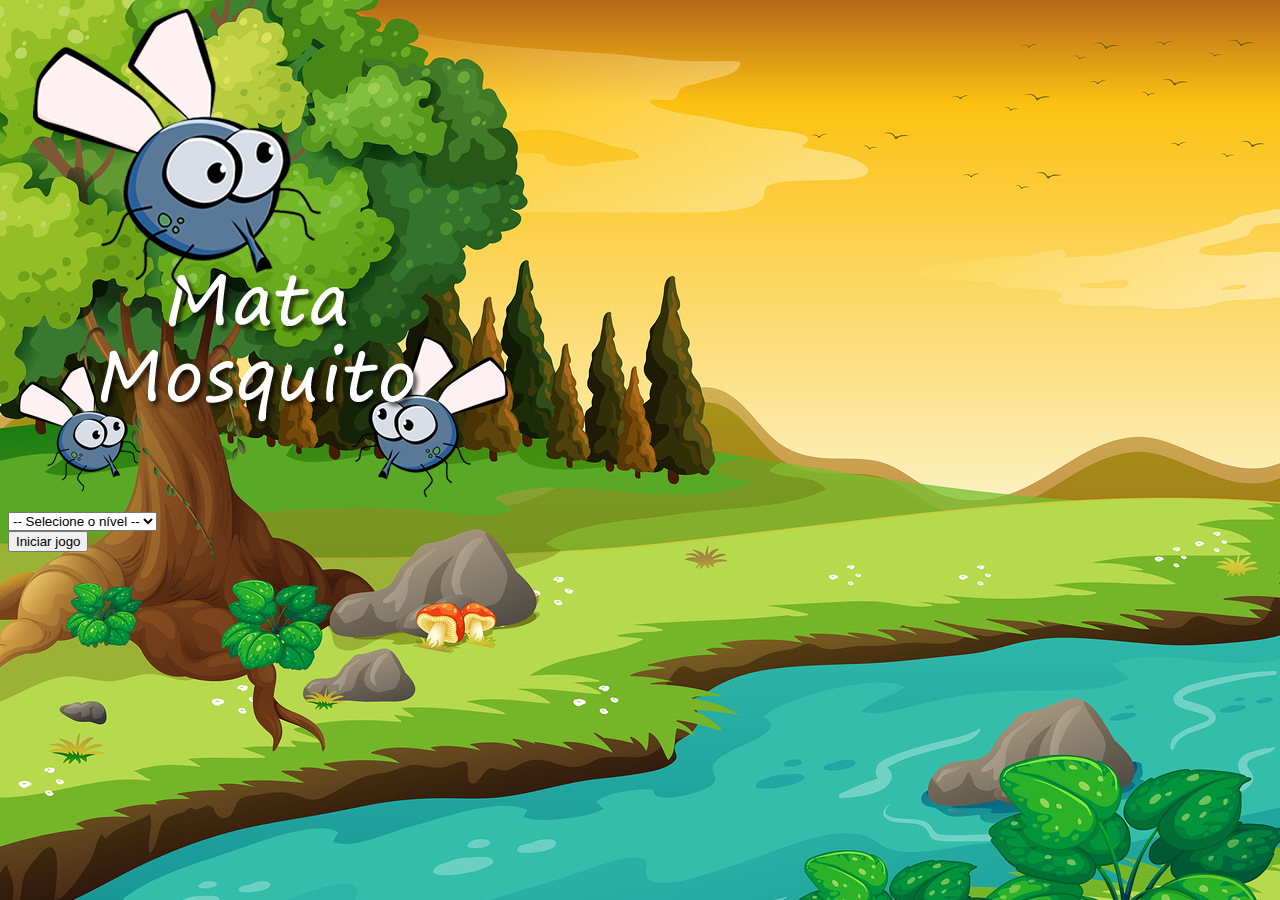
<file: jogo-mata-mosquito/index.html>
<!DOCTYPE html>
<html>
	<head>

		<title>l</title>

		<meta charset="utf-8">
		<link href="https://cdn.jsdelivr.net/npm/bootstrap@5.0.0-beta1/dist/css/bootstrap.min.css" rel="stylesheet" integrity="sha384-giJF6kkoqNQ00vy+HMDP7azOuL0xtbfIcaT9wjKHr8RbDVddVHyTfAAsrekwKmP1" crossorigin="anonymous">

		<link rel="stylesheet" type="text/css" href="style.css">

		<script>
			function iniciarJogo() {
				var nivel = document.getElementById('nivel').value

				if(nivel === '') {
					alert('Selecione um nível para iniciar o jogo')
					return false
				}

				window.location.href = "app.html?" + nivel
			}
		</script>
	</head>
	<body>

		<div class="container">
			<div class="row"> 
				<div class="col">
					<div class="d-flex justify-content-center">
						<img src="imagens/game.png">
					</div>
				</div>
			</div>

			<div class="row"> 
				<div class="col">
					<div class="d-flex justify-content-center">
						<div class="mb-2">
							<select class="form-control" id="nivel">
								<option value="">-- Selecione o nível --</option>
								<option value="normal">Normal</option>
								<option value="dificil">Difícil</option>
								<option value="chucknorris">Chuck Norris</option>
							</select>
						</div>
					</div>
				</div>
			</div>

			<div class="row"> 
				<div class="col">
					<div class="d-flex justify-content-center">
						<button type="button" class="btn btn-danger btn-lg" onclick="iniciarJogo()">Iniciar jogo</button>
					</div>
				</div>
			</div>
		</div>

	</body>
</html>
</file>
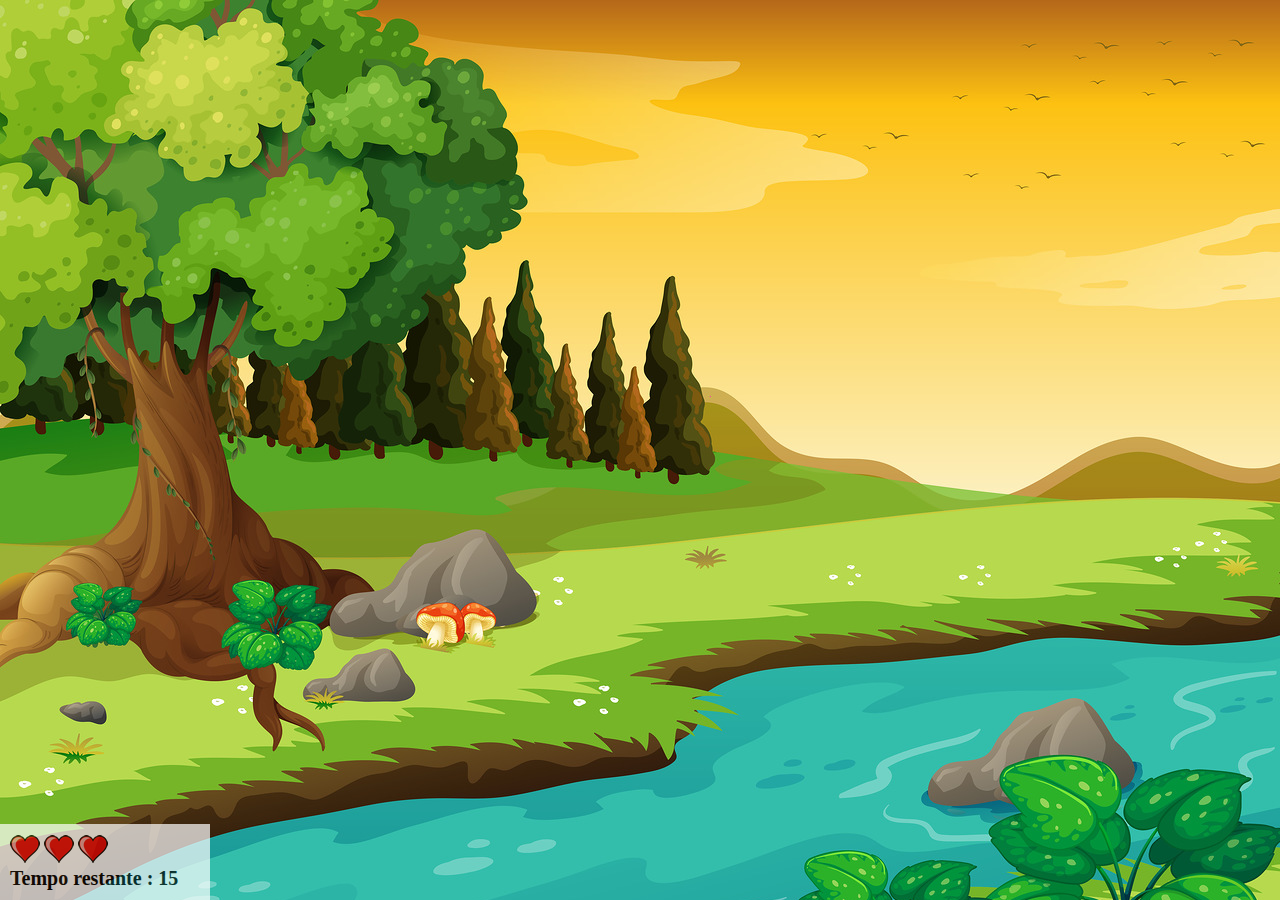
<file: jogo-mata-mosquito/app.html>
<!DOCTYPE html>
<html>
	<head>
		<title>Jogo - Mata Mosquitos</title>
		<meta charset="utf-8">
		<script src="jogo.js"></script>
		<link rel="stylesheet" type="text/css" href="style.css">
	</head>
	<body onresize="ajustaTamanhoPalcoJogo()">

		<div class="painel">
			<div class="vidas">
				<img id="v1" src="imagens/coracao_cheio.png">
				<img id="v2" src="imagens/coracao_cheio.png">
				<img id="v3" src="imagens/coracao_cheio.png">
			</div>
			<div class="cronometro">
				Tempo restante : <span id="cronometro"></span>
			</div>
		</div>




		<script>

			document.getElementById('cronometro').innerHTML = tempo



			var criaMosca = setInterval(function() {
				posicaoRandomica()
			}, criaMoscaTempo)
		</script>

	</body>
</html>
</file>
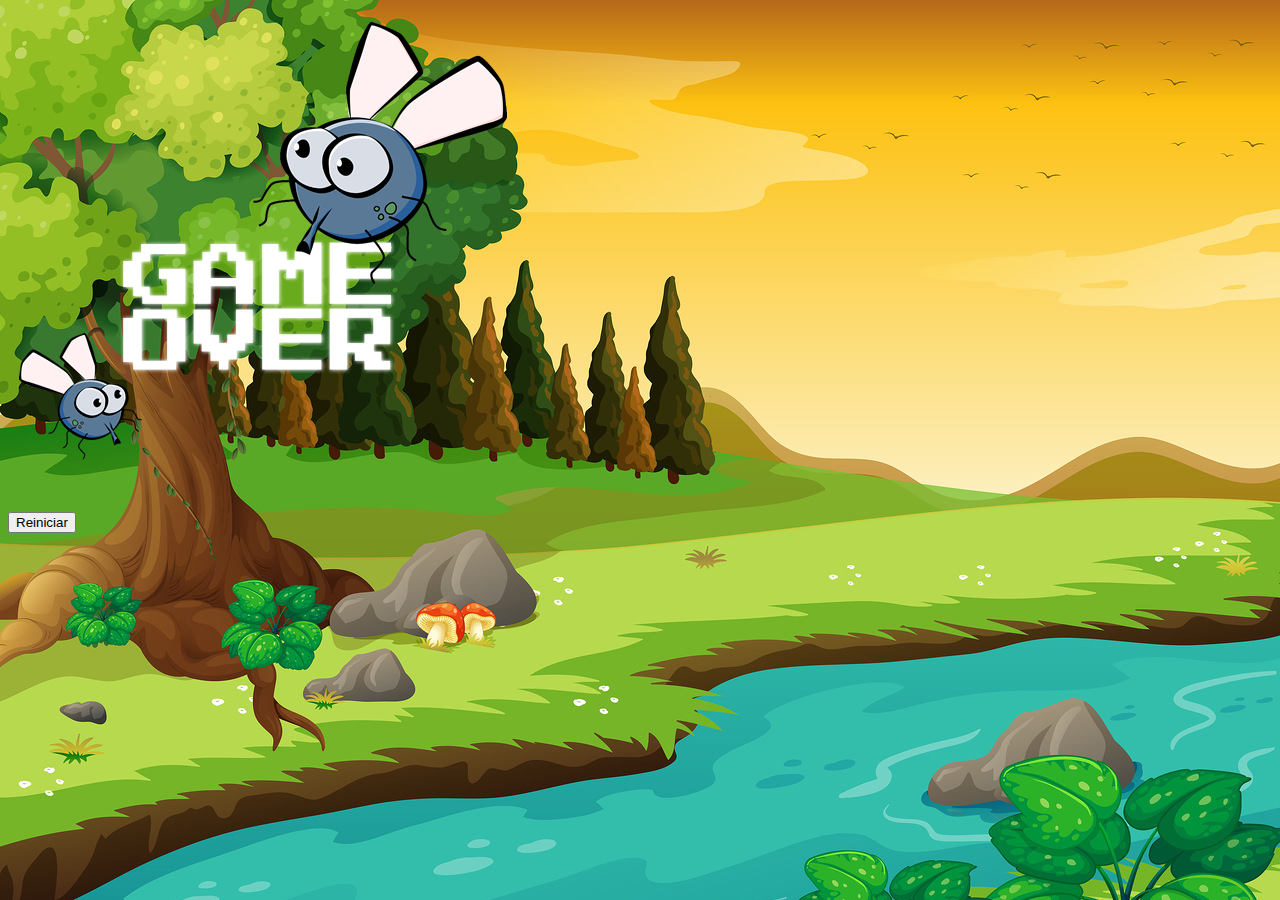
<file: jogo-mata-mosquito/fim_de_jogo.html>
<!DOCTYPE html>
<html>
	<head>

		<title>l</title>

		<meta charset="utf-8">
		<link href="https://cdn.jsdelivr.net/npm/bootstrap@5.0.0-beta1/dist/css/bootstrap.min.css" rel="stylesheet" integrity="sha384-giJF6kkoqNQ00vy+HMDP7azOuL0xtbfIcaT9wjKHr8RbDVddVHyTfAAsrekwKmP1" crossorigin="anonymous">

		<link rel="stylesheet" type="text/css" href="style.css">
	</head>
	<body>

		<div class="container">
			<div class="row"> 
				<div class="col">
					<div class="d-flex justify-content-center">
						<img src="imagens/game_over.png">
					</div>
				</div>
			</div>

			<div class="row"> 
				<div class="col">
					<div class="d-flex justify-content-center">
						<button type="button" class="btn btn-dark btn-lg" onclick="window.location.href = 'index.html' ">Reiniciar</button>
					</div>
				</div>
			</div>
		</div>

	</body>
</html>
</file>
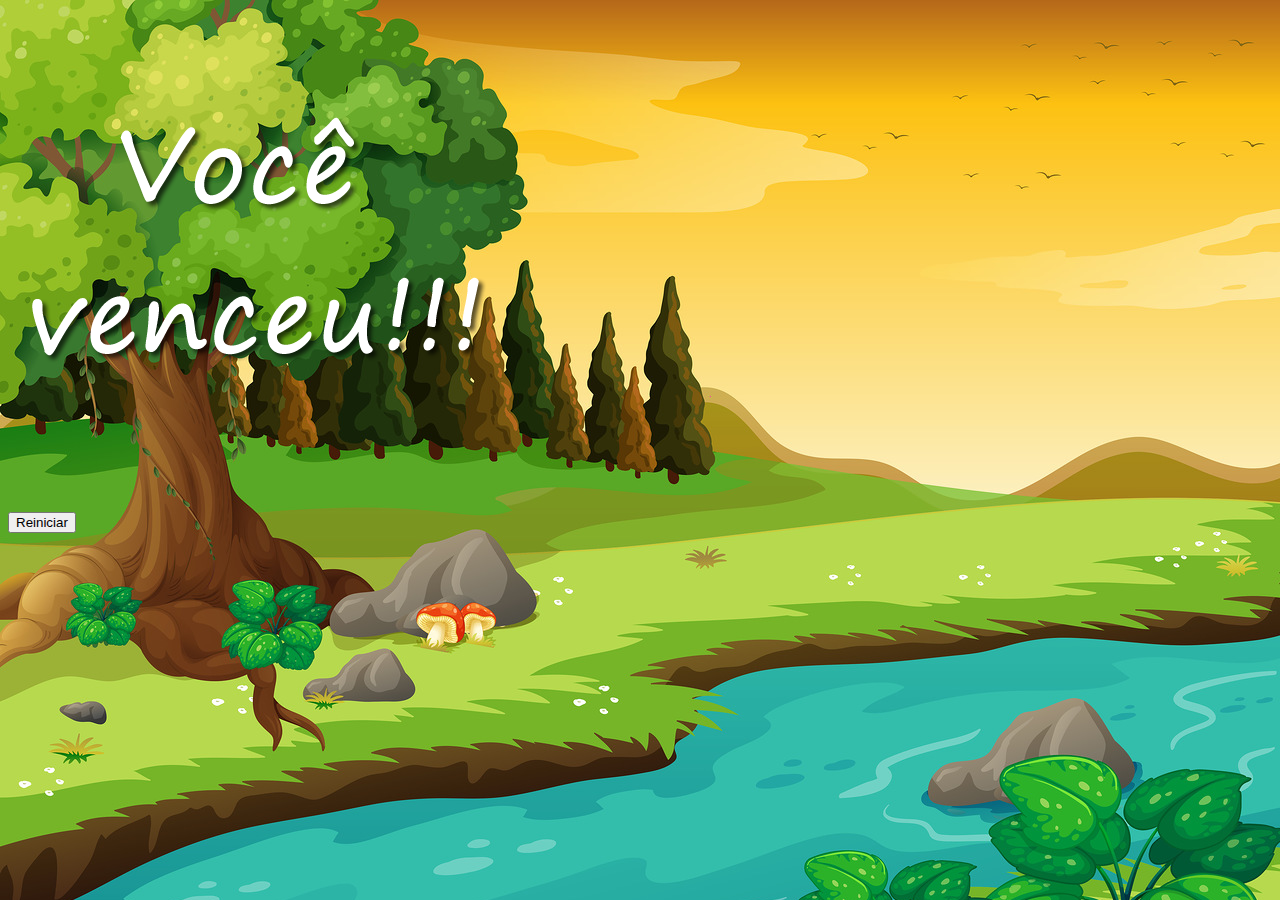
<file: jogo-mata-mosquito/vitoria.html>
<!DOCTYPE html>
<html>
	<head>

		<title>l</title>

		<meta charset="utf-8">
		<link href="https://cdn.jsdelivr.net/npm/bootstrap@5.0.0-beta1/dist/css/bootstrap.min.css" rel="stylesheet" integrity="sha384-giJF6kkoqNQ00vy+HMDP7azOuL0xtbfIcaT9wjKHr8RbDVddVHyTfAAsrekwKmP1" crossorigin="anonymous">

		<link rel="stylesheet" type="text/css" href="style.css">
	</head>
	<body>

		<div class="container">
			<div class="row"> 
				<div class="col">
					<div class="d-flex justify-content-center">
						<img src="imagens/vitoria.png">
					</div>
				</div>
			</div>

			<div class="row"> 
				<div class="col">
					<div class="d-flex justify-content-center">
						<button type="button" class="btn btn-dark btn-lg" onclick="window.location.href = 'index.html' ">Reiniciar</button>
					</div>
				</div>
			</div>
		</div>

	</body>
</html>
</file>
<file: jogo-mata-mosquito/style.css>
html {
	cursor: url(imagens/mata_mosca.png) 30 30 auto;
}

body {
	background-image: url(imagens/bg.jpg);
	background-repeat: no-repeat;
}

.mosquito1 {
	width: 50px;
	height: 50px;
}

.mosquito2 {
	width: 70px;
	height: 70px;
}

.mosquito3 {
	width: 90px;
	height: 90px;
}

.ladoA {
	transform: scaleX(1);
}

.ladoA {
	transform: scaleX(-1);
}

.painel {
	position: absolute;
	width: 190px;
	padding: 10px;
	left: 0px;
	bottom: 0px;
	border-top: solid 1px #fff;
	background-color: #fff;
	opacity: 0.7;
}

.vidas {
	float: left;
}

.cronometro {
	float: left;
	font-size: 20px;
	font-weight: bold;
}
</file>
